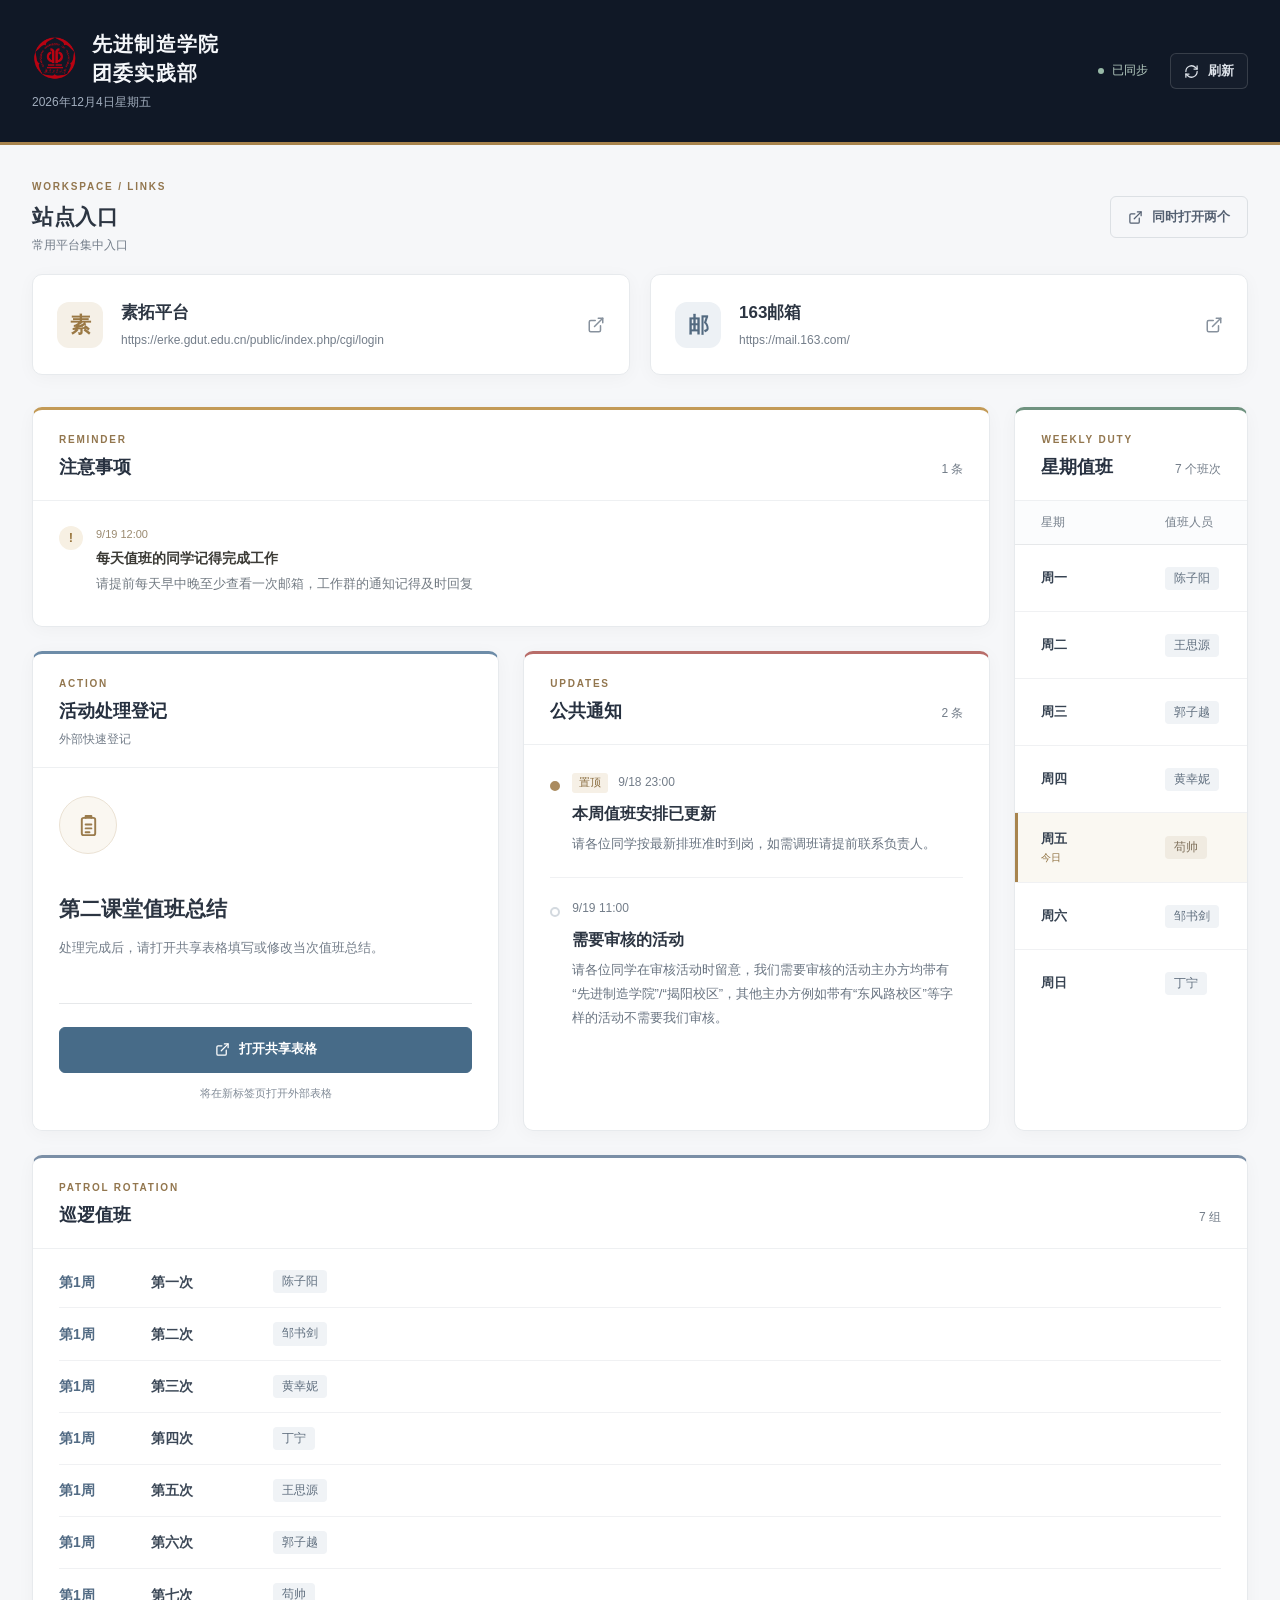
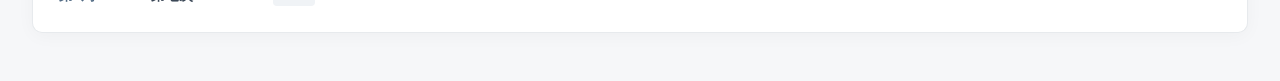
<file: index.html>
<!doctype html>
<html lang="zh-CN">
<head>
  <meta charset="utf-8">
  <meta name="viewport" content="width=device-width, initial-scale=1">
  <meta name="color-scheme" content="light">
  <title>学生部门工作台</title>
  <link rel="stylesheet" href="styles.css?v=20260929-clean">
</head>
<body>
  <div class="app">
    <header class="topbar">
      <div class="brand">
        <div class="brand-identity">
          <img class="brand-logo" src="assets/gdut-emblem.png" alt="广东工业大学校徽">
          <div class="brand-title-block">
            <h1>先进制造学院<br>团委实践部</h1>
          </div>
          <p class="today-line" id="todayLine"></p>
        </div>
      </div>
      <div class="top-actions">
        <span id="dataBadge" class="sync-badge"><span class="sync-dot"></span><span id="dataStatus">读取中</span></span>
        <button id="refreshBtn" class="btn btn-ghost" type="button">
          <span data-icon="refresh"></span><span>刷新</span>
        </button>
      </div>
    </header>

    <main class="main">
      <aside id="previewNotice" class="preview-notice hidden" role="status"></aside>
      <noscript><p class="preview-notice">请启用 JavaScript，以读取通知和星期排班。</p></noscript>
      <section class="site-section" aria-labelledby="siteTitle">
        <div class="section-head">
          <div>
            <span class="section-kicker">WORKSPACE / LINKS</span>
            <h2 id="siteTitle">站点入口</h2>
            <p class="section-sub">常用平台集中入口</p>
          </div>
          <div class="section-tools">
            <button id="openBothBtn" class="btn btn-primary" type="button">
              <span data-icon="external"></span><span>同时打开两个</span>
            </button>
          </div>
        </div>

        <div class="site-grid">
          <a class="site-entry erke" id="erkeEntry" href="https://erke.gdut.edu.cn/public/index.php/cgi/login" target="_blank" rel="noopener">
            <span class="site-mark" aria-hidden="true">素</span>
            <span class="site-copy">
              <strong id="siteName-erke">素拓平台</strong>
              <span class="site-url" id="siteUrl-erke">https://erke.gdut.edu.cn/public/index.php/cgi/login</span>
            </span>
            <span class="site-open" data-icon="external"></span>
          </a>

          <a class="site-entry mail" id="mailEntry" href="https://mail.163.com/" target="_blank" rel="noopener">
            <span class="site-mark" aria-hidden="true">邮</span>
            <span class="site-copy">
              <strong id="siteName-mail">163邮箱</strong>
              <span class="site-url" id="siteUrl-mail">https://mail.163.com/</span>
            </span>
            <span class="site-open" data-icon="external"></span>
          </a>
        </div>
      </section>

      <section class="modules">
        <section class="panel panel-duty" aria-labelledby="dutyTitle">
          <header class="panel-head">
            <div>
              <span class="panel-kicker">WEEKLY DUTY</span>
              <h2 id="dutyTitle">星期值班</h2>
              <p class="panel-sub" id="dutySub">0 个班次</p>
            </div>
          </header>
          <div class="panel-body table-body">
            <div class="duty-table" id="dutyTable" role="table" aria-label="星期值班"></div>
          </div>
        </section>

        <section class="panel panel-notices" aria-labelledby="noticeTitle">
          <header class="panel-head">
            <div>
              <span class="panel-kicker">UPDATES</span>
              <h2 id="noticeTitle">公共通知</h2>
              <p class="panel-sub" id="noticeSub">0 条</p>
            </div>
          </header>
          <div class="panel-body">
            <ul class="notice-list" id="noticeList"></ul>
          </div>
        </section>

        <section class="panel panel-registration" aria-labelledby="quickRegTitle">
          <header class="panel-head">
            <div>
              <span class="panel-kicker">ACTION</span>
              <h2 id="quickRegTitle">活动处理登记</h2>
              <p class="panel-sub">外部快速登记</p>
            </div>
          </header>
          <div class="panel-body quick-reg-body">
            <div class="quick-reg-mark" aria-hidden="true">
              <span data-icon="clipboard"></span>
            </div>
            <div class="quick-reg-copy">
              <h3 id="quickRegName">快速登记</h3>
              <p id="quickRegDescription"></p>
            </div>
            <div class="quick-reg-action">
              <a id="quickRegLink" class="btn btn-primary quick-reg-link" href="#" target="_blank" rel="noopener">
                <span data-icon="external"></span><span id="quickRegLabel">打开快速登记</span>
              </a>
              <span id="quickRegStatus" class="quick-reg-status"></span>
            </div>
          </div>
        </section>

        <section class="panel panel-attention" aria-labelledby="attentionTitle">
          <header class="panel-head">
            <div>
              <span class="panel-kicker">REMINDER</span>
              <h2 id="attentionTitle">注意事项</h2>
              <p class="panel-sub" id="attentionSub">0 条</p>
            </div>
          </header>
          <div class="panel-body">
            <ul class="attention-list" id="attentionList"></ul>
          </div>
        </section>

        <section class="panel panel-patrol" aria-labelledby="patrolTitle">
          <header class="panel-head">
            <div>
              <span class="panel-kicker">PATROL ROTATION</span>
              <h2 id="patrolTitle">巡逻值班</h2>
              <p class="panel-sub" id="patrolSub">0 组</p>
            </div>
          </header>
          <div class="panel-body">
            <div class="patrol-list" id="patrolList"></div>
          </div>
        </section>
      </section>
    </main>
  </div>

  <div class="toast-region" id="toastRegion" aria-live="polite"></div>
  <script src="config.js?v=20260929-clean"></script>
  <script src="app.js?v=20260929-clean"></script>
</body>
</html>
</file>
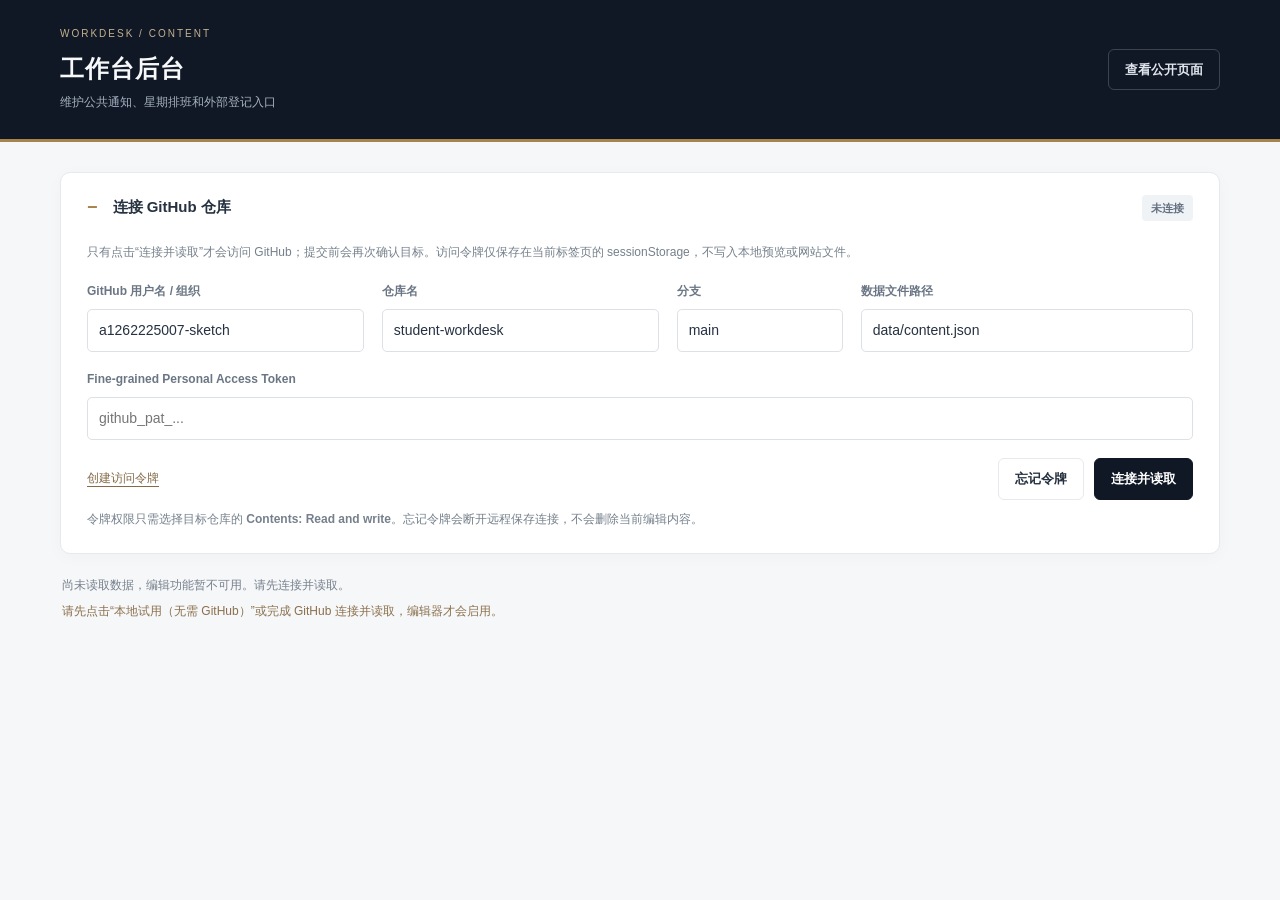
<file: admin.html>
<!doctype html>
<html lang="zh-CN">
<head>
  <meta charset="utf-8">
  <meta name="viewport" content="width=device-width, initial-scale=1">
  <meta name="color-scheme" content="light">
  <title>工作台后台</title>
  <link rel="stylesheet" href="admin.css?v=20260929-clean">
</head>
<body>
  <header class="admin-topbar">
    <div>
      <p class="eyebrow">WORKDESK / CONTENT</p>
      <h1>工作台后台</h1>
      <p>维护公共通知、星期排班和外部登记入口</p>
    </div>
    <a href="index.html" class="button button-secondary" target="_blank" rel="noopener">查看公开页面</a>
  </header>

  <main id="adminMain" class="admin-main" aria-busy="false">
    <section id="localPanel" class="admin-panel local-panel" aria-labelledby="localHeading" hidden>
      <div class="panel-heading">
        <div>
          <h2 id="localHeading">本地试用</h2>
          <p>读取当前网站的 data/content.json，无需 GitHub 或访问令牌。</p>
        </div>
        <span class="badge badge-local">仅限本机</span>
      </div>
      <p id="localHelp" class="hint">预览草稿仅保存在此浏览器、当前本地站点中，不会修改本地文件，也不会提交到 GitHub。若需持久保存，请导出 JSON，再手动替换 data/content.json。普通公开页面仍读取文件，只有专用预览链接使用草稿。</p>
      <div class="local-actions">
        <button id="loadLocal" class="button button-primary" type="button" aria-describedby="localHelp">本地试用（无需 GitHub）</button>
        <button id="reloadLocalFile" class="button button-secondary" type="button">重新读取本地文件</button>
        <a id="viewLocalPreview" class="button button-secondary" href="index.html?preview=1" target="_blank" rel="noopener">查看本地预览</a>
      </div>
      <p class="hint">本地试用优先恢复已保存的预览草稿；重新读取会放弃当前修改并清除草稿。保存后请打开或刷新预览页面。</p>
    </section>

    <details id="githubDetails" class="admin-panel connection-panel" open>
      <summary><span id="githubHeading">连接 GitHub 仓库</span><span id="connectionBadge" class="badge">未连接</span></summary>
      <p class="hint">只有点击“连接并读取”才会访问 GitHub；提交前会再次确认目标。访问令牌仅保存在当前标签页的 sessionStorage，不写入本地预览或网站文件。</p>
      <form id="connectionForm">
        <fieldset id="connectionFields" class="connection-grid">
          <legend class="sr-only">GitHub 连接设置</legend>
          <label for="owner">
            <span>GitHub 用户名 / 组织</span>
            <input id="owner" name="owner" value="a1262225007-sketch" autocomplete="username" spellcheck="false" required>
          </label>
          <label for="repo">
            <span>仓库名</span>
            <input id="repo" name="repo" value="student-workdesk" spellcheck="false" required>
          </label>
          <label for="branch">
            <span>分支</span>
            <input id="branch" name="branch" value="main" spellcheck="false" required>
          </label>
          <label for="filePath">
            <span>数据文件路径</span>
            <input id="filePath" name="filePath" value="data/content.json" spellcheck="false" required>
          </label>
          <label for="token" class="token-field">
            <span>Fine-grained Personal Access Token</span>
            <input id="token" name="token" type="password" autocomplete="off" spellcheck="false" placeholder="github_pat_..." aria-describedby="tokenHelp" required>
          </label>
          <div class="connection-actions">
            <a class="text-link" href="https://github.com/settings/personal-access-tokens/new" target="_blank" rel="noopener noreferrer">创建访问令牌</a>
            <div class="button-group">
              <button id="forgetToken" class="button button-secondary" type="button">忘记令牌</button>
              <button id="connectGithub" class="button button-primary" type="submit">连接并读取</button>
            </div>
          </div>
        </fieldset>
      </form>
      <p id="tokenHelp" class="hint">令牌权限只需选择目标仓库的 <strong>Contents: Read and write</strong>。忘记令牌会断开远程保存连接，不会删除当前编辑内容。</p>
    </details>

    <p id="sourceStatus" class="source-status" role="status">尚未读取数据，编辑功能暂不可用。请先连接并读取。</p>
    <p id="editorHint" class="editor-hint" role="status">请先点击“本地试用（无需 GitHub）”或完成 GitHub 连接并读取，编辑器才会启用。</p>
    <p id="errorMessage" class="error-message" role="alert" hidden></p>
    <noscript><p class="error-message">请启用 JavaScript 后使用内容编辑功能。</p></noscript>

    <fieldset id="editor" class="editor hidden" disabled>
      <legend class="sr-only">工作台内容编辑</legend>
      <section class="admin-panel" aria-labelledby="noticesHeading">
        <div class="panel-heading">
          <div>
            <h2 id="noticesHeading">公共通知</h2>
            <p>置顶通知优先显示；本地修改需先保存预览，远程修改需提交后才生效。</p>
          </div>
          <button id="addNotice" class="button button-secondary" type="button">添加通知</button>
        </div>
        <div id="noticeEditor" class="editor-list"></div>
      </section>

      <section class="admin-panel" aria-labelledby="dutyHeading">
        <div class="panel-heading">
          <div>
            <h2 id="dutyHeading">星期值班</h2>
            <p>首页只展示星期和值班人员；旧数据中的时间和事项会在下次保存时清理。</p>
          </div>
          <button id="addDuty" class="button button-secondary" type="button">添加班次</button>
        </div>
        <div id="dutyEditor" class="editor-list"></div>
      </section>

      <section class="admin-panel" aria-labelledby="attentionHeading">
        <div class="panel-heading">
          <div>
            <h2 id="attentionHeading">注意事项</h2>
            <p>维护首页黄色区域显示的提醒内容。</p>
          </div>
          <button id="addAttention" class="button button-secondary" type="button">添加注意事项</button>
        </div>
        <div id="attentionEditor" class="editor-list"></div>
      </section>

      <section class="admin-panel" aria-labelledby="patrolHeading">
        <div class="panel-heading">
          <div>
            <h2 id="patrolHeading">巡逻值班</h2>
            <p>三周轮换，每组负责一周。</p>
          </div>
          <button id="addPatrolDuty" class="button button-secondary" type="button">添加巡逻周次</button>
        </div>
        <div id="patrolDutyEditor" class="editor-list"></div>
      </section>

      <section class="admin-panel" aria-labelledby="externalHeading">
        <div class="panel-heading">
          <div>
            <h2 id="externalHeading">活动处理快速登记</h2>
            <p>填写无需登录即可提交的腾讯问卷、金山表单或其它外部登记网址。</p>
          </div>
        </div>
        <div class="external-grid">
          <label for="externalTitle">
            <span>模块标题</span>
            <input id="externalTitle">
          </label>
          <label for="externalButtonLabel">
            <span>按钮文字</span>
            <input id="externalButtonLabel">
          </label>
          <label for="externalUrl" class="full-width">
            <span>外部登记网址</span>
            <input id="externalUrl" type="url" placeholder="https://..." aria-describedby="externalUrlHelp">
            <small id="externalUrlHelp" class="hint">仅支持完整的 https:// 或 http:// 网址；不使用时请留空。</small>
          </label>
          <label for="externalDescription" class="full-width">
            <span>说明文字</span>
            <textarea id="externalDescription" rows="3"></textarea>
          </label>
        </div>
      </section>

      <section class="sticky-actions" aria-label="保存与导出">
        <span id="saveStatus" role="status">尚未读取</span>
        <div class="button-group">
          <button id="exportJson" class="button button-secondary" type="button" disabled>导出 JSON</button>
          <button id="saveLocalPreview" class="button button-primary" type="button" hidden disabled>保存本地预览</button>
          <button id="saveChanges" class="button button-secondary" type="button" disabled>提交到 GitHub</button>
        </div>
      </section>
    </fieldset>
  </main>

  <div id="toastRegion" class="toast-region" role="status" aria-live="polite"></div>
  <script src="admin.js?v=20260929-clean"></script>
</body>
</html>
</file>
<file: styles.css>
:root {
  --ink: #101826;
  --text: #2c3542;
  --muted: #737d89;
  --gold: #a8844d;
  --line: #e6e8ea;
  --canvas: #f6f7f9;
  --paper: #fff;
  --radius: 10px;
  --shadow: 0 3px 18px rgba(16, 24, 38, .035);
}
* { box-sizing: border-box; }
body { margin: 0; background: var(--canvas); color: var(--text); font: 14px/1.6 "Segoe UI", "Microsoft YaHei UI", "PingFang SC", sans-serif; -webkit-font-smoothing: antialiased; }
h1,h2,h3,p { margin: 0; }
button,a { -webkit-tap-highlight-color: transparent; }
button { font: inherit; cursor: pointer; }
a { color: inherit; }
button:focus-visible,a:focus-visible { outline: 3px solid #b49b7399; outline-offset: 4px; }
button:disabled { opacity: .6; cursor: wait; }
.hidden { display: none !important; }
ul { list-style: none; padding: 0; margin: 0; }
.topbar { background: var(--ink); color: #fff; padding: 30px max(32px, calc((100% - 1264px)/2)); display: flex; align-items: center; justify-content: space-between; gap: 24px; border-bottom: 3px solid var(--gold); }
.brand { display: flex; align-items: center; min-width: 0; }
.brand-identity { display: grid; grid-template-columns: 46px minmax(0, auto); grid-template-rows: auto auto; column-gap: 14px; align-items: center; min-width: 0; }
.brand-logo { display: block; width: 46px; height: 46px; grid-row: 1; object-fit: contain; }
.brand-title-block { grid-column: 2; grid-row: 1; min-width: 0; }
.brand-title-block h1 { margin: 0; color: #f5f7fa; font-size: 20px; font-weight: 600; line-height: 1.45; letter-spacing: .06em; white-space: nowrap; }
.today-line { grid-column: 1 / -1; grid-row: 2; color: #a1adbd; font-size: 12px; margin-top: 5px; }
.top-actions { display: flex; align-items: center; gap: 22px; flex-shrink: 0; }
.sync-badge { display: inline-flex; align-items: center; gap: 8px; color: #a4adba; font-size: 12px; white-space: nowrap; }
.sync-dot { width: 6px; height: 6px; border-radius: 50%; background: #8b95a4; }
.sync-badge.online { color: #b8cec3; }
.online .sync-dot { background: #98b9a7; }
.sync-badge.failed { color: #ecc0b7; }
.failed .sync-dot { background: #d69e92; }
.btn { display: inline-flex; align-items: center; justify-content: center; gap: 9px; padding: 10px 17px; min-height: 42px; border: 1px solid var(--line); border-radius: 6px; background: #fff; color: var(--text); font-size: 13px; font-weight: 600; text-decoration: none; transition: background .15s, border-color .15s; }
.btn svg { display: block; width: 15px; height: 15px; }
.btn:hover { background: #f3f5f7; border-color: #cad1d8; }
.btn-primary { background: var(--ink); color: #fff; border-color: var(--ink); }
.btn-primary:hover { background: #29364a; border-color: #29364a; }
.topbar .btn { background: #ffffff06; border-color: #ffffff25; color: #dce1e8; min-height: 36px; padding: 7px 13px; }
.topbar .btn:hover { background: #ffffff12; }
.main { width: min(1328px, 100%); padding: 34px 32px 48px; margin: 0 auto; }
.section-kicker,.panel-kicker { display: block; color: #92764e; font-size: 10px; font-weight: 600; letter-spacing: .18em; margin-bottom: 5px; }
.section-head { display: flex; justify-content: space-between; align-items: center; gap: 20px; margin-bottom: 19px; }
.section-head h2 { font-size: 21px; font-weight: 600; letter-spacing: .025em; }
.section-sub { font-size: 12px; color: var(--muted); margin-top: 2px; }
.section-tools .btn { background: transparent; border-color: #dce0e4; color: #546071; }
.section-tools .btn:hover { background: #fff; }
.site-section { margin-bottom: 32px; }
.site-grid { display: grid; grid-template-columns: repeat(2,minmax(0,1fr)); gap: 20px; }
.site-entry { display: flex; align-items: center; gap: 18px; min-width: 0; padding: 24px; background: var(--paper); border: 1px solid #e7eaed; border-radius: var(--radius); box-shadow: var(--shadow); text-decoration: none; transition: border-color .15s, background .15s; }
.site-entry:hover { border-color: #baac94; background: #fffefb; }
.site-mark { display: grid; place-items: center; flex: 0 0 auto; width: 46px; height: 46px; border-radius: 12px; background: #f5f0e7; color: #9a7844; font: 600 21px "Songti SC", "SimSun", serif; }
.mail .site-mark { color: #536a80; background: #edf1f5; }
.site-copy { display: flex; flex-direction: column; gap: 5px; flex: 1; min-width: 0; }
.site-copy strong { font-size: 17px; font-weight: 600; }
.site-url { color: var(--muted); font-size: 12px; overflow-wrap: anywhere; }
.site-open { color: #87919d; flex: 0 0 auto; }
.site-open svg { display: block; width: 18px; height: 18px; }
.modules { display: grid; grid-template-columns: minmax(0, 1fr) minmax(0, 1fr) minmax(180px, .5fr); grid-template-rows: minmax(220px, auto) 480px auto; grid-template-areas: "attention attention duty" "registration notices duty" "patrol patrol patrol"; align-items: stretch; gap: 24px; }
.panel { min-width: 0; height: 100%; display: flex; flex-direction: column; background: var(--paper); border: 1px solid #e7eaed; border-radius: var(--radius); box-shadow: var(--shadow); overflow: hidden; }
.panel-duty { grid-area: duty; border-top: 3px solid #6f927f; }
.panel-notices { grid-area: notices; border-top: 3px solid #b86d69; min-height: 0; }
.panel-notices .panel-body { min-height: 0; overflow-y: auto; overscroll-behavior: contain; }
.panel-notices .notice-list { min-height: 0; }
.panel-registration { grid-area: registration; border-top: 3px solid #6d8ca8; }
.panel-registration .btn-primary { background: #476b88; border-color: #476b88; }
.panel-registration .btn-primary:hover { background: #395a74; border-color: #395a74; }
.panel-attention { grid-area: attention; border-top: 3px solid #c39a56; }
.panel-patrol { grid-area: patrol; border-top: 3px solid #7b8fa6; }
.patrol-list { display: flex; flex-direction: column; }
.patrol-row { display: grid; grid-template-columns: 80px 110px minmax(0,1fr); gap: 12px; align-items: center; padding: 14px 0; border-bottom: 1px solid #f0f1f3; }
.patrol-row:last-child { border-bottom: none; }
.patrol-week { color: #526b84; font-weight: 600; }
.patrol-group { color: #3c4857; font-weight: 600; overflow-wrap: anywhere; }
.panel-head { padding: 22px 26px 18px; border-bottom: 1px solid #eef0f2; }
.panel-head > div { position: relative; padding-right: 85px; }
.panel-head h2 { font-size: 18px; font-weight: 600; color: #273140; }
.panel-sub { position: absolute; right: 0; bottom: 3px; color: var(--muted); font-size: 12px; font-variant-numeric: tabular-nums; }
.panel-registration .panel-head > div { padding-right: 0; }
.panel-registration .panel-sub { position: static; margin-top: 4px; }
.panel-body { flex: 1; padding: 7px 26px 12px; }
.notice-item { position: relative; padding: 21px 0 21px 22px; }
.notice-item + .notice-item { border-top: 1px solid #f0f1f3; }
.notice-item::before { content: ""; position: absolute; left: 0; top: 29px; width: 6px; height: 6px; border: 2px solid #d3d9df; border-radius: 50%; background: #fff; }
.notice-item.is-pinned::before { border-color: #aa8b5f; background: #aa8b5f; }
.notice-meta { display: flex; gap: 10px; align-items: center; color: var(--muted); font-size: 12px; font-variant-numeric: tabular-nums; }
.pin-flag { border-radius: 3px; color: #886b3e; background: #f6f0e6; padding: 1px 7px; font-size: 11px; }
.notice-title-line { margin: 8px 0 6px; }
.notice-title-line h3 { font-size: 16px; font-weight: 600; overflow-wrap: anywhere; }
.notice-body { color: #697481; line-height: 1.85; font-size: 13px; white-space: pre-wrap; overflow-wrap: anywhere; }
.attention-list { display: flex; flex-direction: column; }
.attention-item { display: flex; align-items: flex-start; gap: 13px; padding: 18px 0; }
.attention-item + .attention-item { border-top: 1px solid #f0f1f3; }
.attention-mark { display: grid; place-items: center; width: 24px; height: 24px; flex: 0 0 auto; border-radius: 50%; background: #f7f0e3; color: #9b7841; font-size: 13px; font-weight: 700; }
.attention-content { min-width: 0; }
.attention-meta { color: #9a8a70; font-size: 11px; }
.attention-content h3 { margin-top: 3px; color: #3c3b36; font-size: 14px; font-weight: 600; overflow-wrap: anywhere; }
.attention-content p { margin-top: 4px; color: #737b83; font-size: 13px; line-height: 1.75; white-space: pre-wrap; overflow-wrap: anywhere; }
.quick-reg-body { display: flex; flex-direction: column; justify-content: space-between; padding: 28px 26px; background: #fff; }
.quick-reg-mark { display: grid; place-items: center; width: 58px; height: 58px; color: #9a7b4c; border: 1px solid #ebe2d4; border-radius: 50%; margin-bottom: 25px; background: #faf7f1; }
.quick-reg-mark svg { width: 23px; height: 23px; display: block; }
.quick-reg-copy h3 { font-size: 21px; line-height: 1.5; font-weight: 600; margin-bottom: 12px; overflow-wrap: anywhere; }
.quick-reg-copy p { color: #737d89; font-size: 13px; line-height: 1.9; overflow-wrap: anywhere; }
.quick-reg-action { border-top: 1px solid var(--line); margin-top: 28px; padding-top: 23px; }
.quick-reg-link { width: 100%; min-height: 46px; }
.quick-reg-status { display: block; font-size: 11px; color: #818b97; text-align: center; margin-top: 12px; }
.is-disabled { color: #87919c; background: #eceff2; border-color: #e3e7eb; cursor: not-allowed; }
.is-disabled:hover { color: #87919c; background: #eceff2; border-color: #e3e7eb; }
.table-body { padding: 0; }
.table-head,.duty-row { display: grid; grid-template-columns: 110px minmax(0,1fr); gap: 14px; align-items: center; padding: 16px 26px; }
.table-head { padding-top: 12px; padding-bottom: 12px; background: #fbfcfd; color: var(--muted); font-size: 12px; border-bottom: 1px solid var(--line); }
.duty-row { border-bottom: 1px solid #f0f1f3; font-size: 13px; min-height: 67px; }
.duty-row:last-child { border-bottom: none; }
.duty-row.current { background: #faf8f2; box-shadow: inset 3px 0 var(--gold); }
.duty-row > * { min-width: 0; overflow-wrap: anywhere; }
.cell-strong { font-weight: 600; color: #374352; }
.today-tag { display: block; width: fit-content; color: #8d6e3c; font-size: 10px; font-weight: 400; }
.duty-time { font-variant-numeric: tabular-nums; font-size: 12px; color: #647180; }
.people-chips { display: flex; flex-wrap: wrap; gap: 6px; }
.chip { display: inline-block; background: #f0f3f6; color: #5f6e7e; padding: 2px 9px; border-radius: 4px; font-size: 12px; max-width: 100%; overflow-wrap: anywhere; }
.current .chip { background: #f0ebe1; color: #7e705b; }
.cell-sub { color: var(--muted); }
.empty-state { padding: 36px 16px; text-align: center; color: var(--muted); font-size: 13px; }
.error-state { color: #99665c; }
.preview-notice { display: flex; align-items: center; gap: 15px; margin-bottom: 24px; padding: 15px 18px; background: #f7f0e3; color: #7d694a; border-radius: 6px; font-size: 12px; }
.preview-notice strong { flex-shrink: 0; }
.preview-notice a { font-weight: 600; }
.toast-region { position: fixed; bottom: 24px; right: 24px; z-index: 50; max-width: min(390px,calc(100% - 48px)); }
.toast { background: #243146; color: #fff; border-radius: 6px; padding: 12px 18px; margin-top: 8px; box-shadow: 0 8px 24px #10182620; font-size: 13px; }
@media (max-width: 1100px) {
  .modules { grid-template-columns: minmax(0, 1fr) minmax(0, 1fr) minmax(190px, .65fr); grid-template-rows: minmax(220px, auto) 480px auto; gap: 20px; }
  .panel-head,.panel-body { padding-right: 20px; padding-left: 20px; }
  .table-body { padding: 0; }
  .table-head,.duty-row { grid-template-columns: 90px minmax(0,1fr); gap: 10px; padding-right: 20px; padding-left: 20px; }
}
@media (max-width: 850px) {
  .modules { grid-template-columns: minmax(0,1fr); grid-template-rows: none; grid-template-areas: "attention" "registration" "notices" "duty" "patrol"; }
  .site-entry { padding: 20px; gap: 13px; }
  .quick-reg-body { display: grid; grid-template-columns: 58px minmax(0,1fr); gap: 20px; align-items: start; }
  .quick-reg-mark { margin: 0; }
  .quick-reg-action { grid-column: 1/-1; margin-top: 0; }
  .quick-reg-link { width: auto; min-width: 220px; }
  .quick-reg-status { text-align: left; }
}
@media (max-width: 600px) {
  .topbar { padding: 22px 20px 17px; display: block; }
  .brand { gap: 0; }
  .brand-identity { grid-template-columns: 38px minmax(0, 1fr); column-gap: 10px; width: 100%; }
  .brand-logo { width: 38px; height: 38px; }
  .brand-title-block h1 { font-size: 18px; line-height: 1.35; letter-spacing: .025em; white-space: normal; }
  .top-actions { justify-content: space-between; margin-top: 18px; border-top: 1px solid #ffffff14; padding-top: 12px; }
  .topbar .btn { min-height: 32px; padding: 5px 12px; }
  .main { padding: 25px 18px 36px; }
  .section-head { gap: 12px; margin-bottom: 16px; }
  .section-head h2 { font-size: 19px; }
  .section-tools .btn { font-size: 11px; padding: 8px 10px; min-height: 36px; gap: 6px; }
  .site-grid { grid-template-columns: minmax(0,1fr); gap: 12px; }
  .site-section { margin-bottom: 24px; }
  .site-entry { padding: 19px; }
  .site-url { font-size: 11px; }
  .site-mark { width: 42px; height: 42px; }
  .modules { gap: 20px; }
  .panel-notices .panel-body { overflow-y: visible; }
  .patrol-row { grid-template-columns: 62px minmax(0,1fr); gap: 6px 12px; }
  .patrol-row .people-chips { grid-column: 2; }
  .panel-head { padding: 20px; }
  .panel-body { padding: 0 20px 6px; }
  .quick-reg-body { padding: 24px 20px; grid-template-columns: 44px minmax(0,1fr); gap: 16px; }
  .quick-reg-mark { width: 44px; height: 44px; }
  .quick-reg-copy h3 { font-size: 18px; }
  .quick-reg-action { padding-top: 20px; margin-top: 8px; }
  .quick-reg-link { width: 100%; }
  .quick-reg-status { text-align: center; }
  .table-body { padding: 0; }
  .table-head { display: none; }
  .duty-row { grid-template-columns: 57px minmax(0,1fr); gap: 7px 12px; padding: 19px 20px; }
  .duty-row .cell-strong { grid-row: 1/2; align-self: start; }
  .duty-row > :not(.cell-strong) { grid-column: 2; }
  .duty-row [data-label]::before { content: attr(data-label) " · "; color: #9299a3; font-size: 12px; }
  .people-chips { align-items: center; }
  .preview-notice { align-items: flex-start; flex-direction: column; gap: 5px; }
}
@media (prefers-reduced-motion: reduce) { * { transition: none !important; } }
</file>
<file: admin.css>
:root { --bg:#f6f7f9; --surface:#fff; --surface-2:#fafbfc; --ink:#263141; --muted:#75808c; --line:#e6e9ed; --gold:#a8844d; --radius:10px; }
* { box-sizing:border-box; }
body { margin:0; background:var(--bg); color:var(--ink); font:14px/1.65 "Segoe UI","Microsoft YaHei UI","PingFang SC",sans-serif; -webkit-font-smoothing:antialiased; }
[hidden],.hidden { display:none!important; }
button,input,select,textarea { font:inherit; color:inherit; }
a,button { -webkit-tap-highlight-color:transparent; }
button { cursor:pointer; }
button:disabled { opacity:.45; cursor:not-allowed; }
a:focus-visible,button:focus-visible,input:focus,textarea:focus,select:focus,summary:focus-visible { outline:2px solid #a8844d85; outline-offset:3px; }
h1,h2,p { margin:0; }
.sr-only { position:absolute; width:1px; height:1px; overflow:hidden; clip:rect(0,0,0,0); white-space:nowrap; }
.admin-topbar { display:flex; justify-content:space-between; align-items:center; gap:24px; padding:26px max(28px,calc((100% - 1160px)/2)); background:#101826; border-bottom:3px solid var(--gold); color:#f7f8fa; }
.admin-topbar h1 { font-size:24px; font-weight:600; letter-spacing:.04em; }
.eyebrow { font-size:10px; letter-spacing:.2em; color:#c6b18f; margin-bottom:6px; }
.admin-topbar p:last-child { font-size:12px; color:#a8b2c0; margin-top:5px; }
.admin-topbar .button { background:transparent; border-color:#ffffff30; color:#e0e5ed; }
.admin-topbar .button:hover { background:#ffffff10; }
.admin-main { width:min(1160px,calc(100% - 56px)); margin:30px auto 60px; }
.admin-panel { min-width:0; background:var(--surface); border:1px solid var(--line); border-radius:var(--radius); margin-bottom:22px; padding:26px; box-shadow:0 3px 18px #10182607; }
.local-panel { border-left:3px solid var(--gold); }
.panel-heading { display:flex; align-items:center; justify-content:space-between; gap:20px; margin-bottom:20px; }
.panel-heading h2 { font-size:18px; font-weight:600; }
.panel-heading p { font-size:12px; color:var(--muted); margin-top:5px; }
.badge { display:inline-flex; align-items:center; border-radius:4px; padding:4px 9px; background:#f0f3f6; color:#657182; font-size:11px; white-space:nowrap; }
.badge-local { background:#f6f0e6; color:#8c7049; }
.badge.connected { background:#edf4f0; color:#587968; }
.hint { font-size:12px; color:var(--muted); margin-top:10px; overflow-wrap:anywhere; }
.local-actions,.button-group { display:flex; gap:10px; flex-wrap:wrap; }
.local-actions { margin-top:18px; }
.button { display:inline-flex; align-items:center; justify-content:center; gap:8px; min-height:40px; padding:9px 16px; font-size:13px; font-weight:600; text-decoration:none; border:1px solid var(--line); border-radius:6px; background:#fff; transition:background .15s; }
.button-primary { background:#101826; border-color:#101826; color:#fff; }
.button-primary:hover { background:#29364a; }
.button-secondary:hover { background:#f3f5f7; }
.button-danger { background:transparent; color:#a0736b; border-color:transparent; font-size:12px; font-weight:400; justify-self:end; }
.button-danger:hover { background:#f9eeeb; color:#925347; }
.connection-panel { padding:0; }
.connection-panel summary { display:flex; align-items:center; gap:15px; padding:20px 26px; cursor:pointer; font-size:15px; font-weight:600; list-style:none; }
.connection-panel summary::-webkit-details-marker { display:none; }
.connection-panel summary::before { content:"＋"; color:var(--gold); font-size:18px; }
.connection-panel[open] summary::before { content:"−"; }
.connection-panel summary .badge { margin-left:auto; }
.connection-panel > .hint,.connection-panel > form { margin-left:26px; margin-right:26px; }
.connection-panel > .hint:first-of-type { margin-top:0; }
.connection-panel > #tokenHelp { margin-bottom:24px; }
.connection-grid { display:grid; grid-template-columns:1fr 1fr .6fr 1.2fr; gap:18px; border:0; min-width:0; padding:20px 0 0; margin:0; }
label { display:flex; flex-direction:column; gap:7px; min-width:0; }
label > span { font-size:12px; color:#6b7685; font-weight:600; }
input,textarea,select { width:100%; min-width:0; background:#fff; border:1px solid #dce1e7; border-radius:5px; padding:9px 11px; }
input,select { min-height:40px; }
textarea { min-height:85px; resize:vertical; }
.token-field,.connection-actions,.full-width { grid-column:1/-1; }
.connection-actions { display:flex; justify-content:space-between; align-items:center; gap:16px; }
.text-link { font-size:12px; color:#846b48; text-underline-offset:4px; }
.source-status { font-size:12px; color:var(--muted); padding:0 2px; margin:22px 0 6px; }
.editor-hint { font-size:12px; color:#8a704c; padding:0 2px; margin:0 0 16px; }
.error-message { background:#fff2ee; border-radius:6px; padding:14px 18px; color:#9b6255; font-size:13px; margin-bottom:20px; overflow-wrap:anywhere; }
.editor { border:0; min-width:0; padding:0; margin:0; }
.editor-list { display:flex; flex-direction:column; gap:16px; }
.edit-card { display:grid; gap:14px; align-items:end; padding:20px; background:var(--surface-2); border:1px solid #edf0f3; border-radius:6px; min-width:0; }
.notice-edit { grid-template-columns:minmax(0,1fr) auto; }
.notice-edit > label:nth-child(1),.notice-edit > label:nth-child(2) { grid-column:1/-1; }
.attention-edit { grid-template-columns:minmax(0,1fr) auto; }
.attention-edit > label:nth-child(1),.attention-edit > label:nth-child(2) { grid-column:1/-1; }
.pin-label { display:flex; flex-direction:row; gap:8px; align-items:center; justify-self:start; min-height:36px; }
.pin-label input { width:15px; height:15px; min-height:0; accent-color:var(--gold); }
.pin-label span { font-weight:400; }
.duty-edit { grid-template-columns:110px minmax(0,1fr) auto; }
.patrol-duty-edit { grid-template-columns:110px 160px minmax(0,1fr) auto; }
.external-grid { display:grid; grid-template-columns:1fr 1fr; gap:18px; }
.external-grid .hint { margin:0; font-weight:400; }
.sticky-actions { display:flex; align-items:center; justify-content:space-between; gap:16px; position:sticky; bottom:16px; padding:16px 20px; border:1px solid #dee3e9; border-radius:8px; background:#fff; box-shadow:0 7px 30px #1018260f; z-index:20; }
#saveStatus { color:var(--muted); font-size:12px; }
.empty-state { text-align:center; padding:32px 18px; color:var(--muted); background:var(--surface-2); border-radius:6px; font-size:13px; }
.toast-region { position:fixed; right:22px; top:20px; z-index:60; max-width:min(380px,calc(100% - 44px)); pointer-events:none; }
.toast { padding:12px 18px; margin-bottom:8px; background:#26344a; color:#fff; border-radius:6px; box-shadow:0 6px 24px #10182625; font-size:13px; overflow-wrap:anywhere; }
@media(max-width:1000px) {
  .connection-grid { grid-template-columns:1fr 1fr; }
  .duty-edit,.patrol-duty-edit { grid-template-columns:1fr 1fr; }
  .duty-edit .button,.patrol-duty-edit .button { grid-column:2; }
}
@media(max-width:600px) {
  .admin-topbar { padding:24px 20px; align-items:flex-start; flex-direction:column; gap:16px; }
  .admin-topbar h1 { font-size:22px; }
  .admin-main { width:calc(100% - 32px); margin-top:22px; }
  .admin-panel { padding:20px; }
  .connection-panel { padding:0; }
  .connection-panel summary { padding:20px; }
  .connection-panel > .hint,.connection-panel > form { margin-left:20px; margin-right:20px; }
  .connection-grid,.external-grid { grid-template-columns:minmax(0,1fr); }
  .connection-actions { align-items:stretch; flex-direction:column; }
  .button-group { flex-wrap:wrap; }
  .panel-heading { align-items:flex-start; gap:12px; }
  .panel-heading .button { padding:8px 10px; white-space:nowrap; }
  .edit-card { padding:14px; }
  .sticky-actions { position:static; flex-direction:column; align-items:stretch; padding:17px; }
  .sticky-actions .button-group .button { flex:1; }
  .local-actions { flex-direction:column; }
  .duty-edit,.patrol-duty-edit { grid-template-columns:minmax(0,1fr); }
  .duty-edit .button,.patrol-duty-edit .button { grid-column:auto; }
}
@media(prefers-reduced-motion:reduce) { * { transition:none!important; } }
</file>
